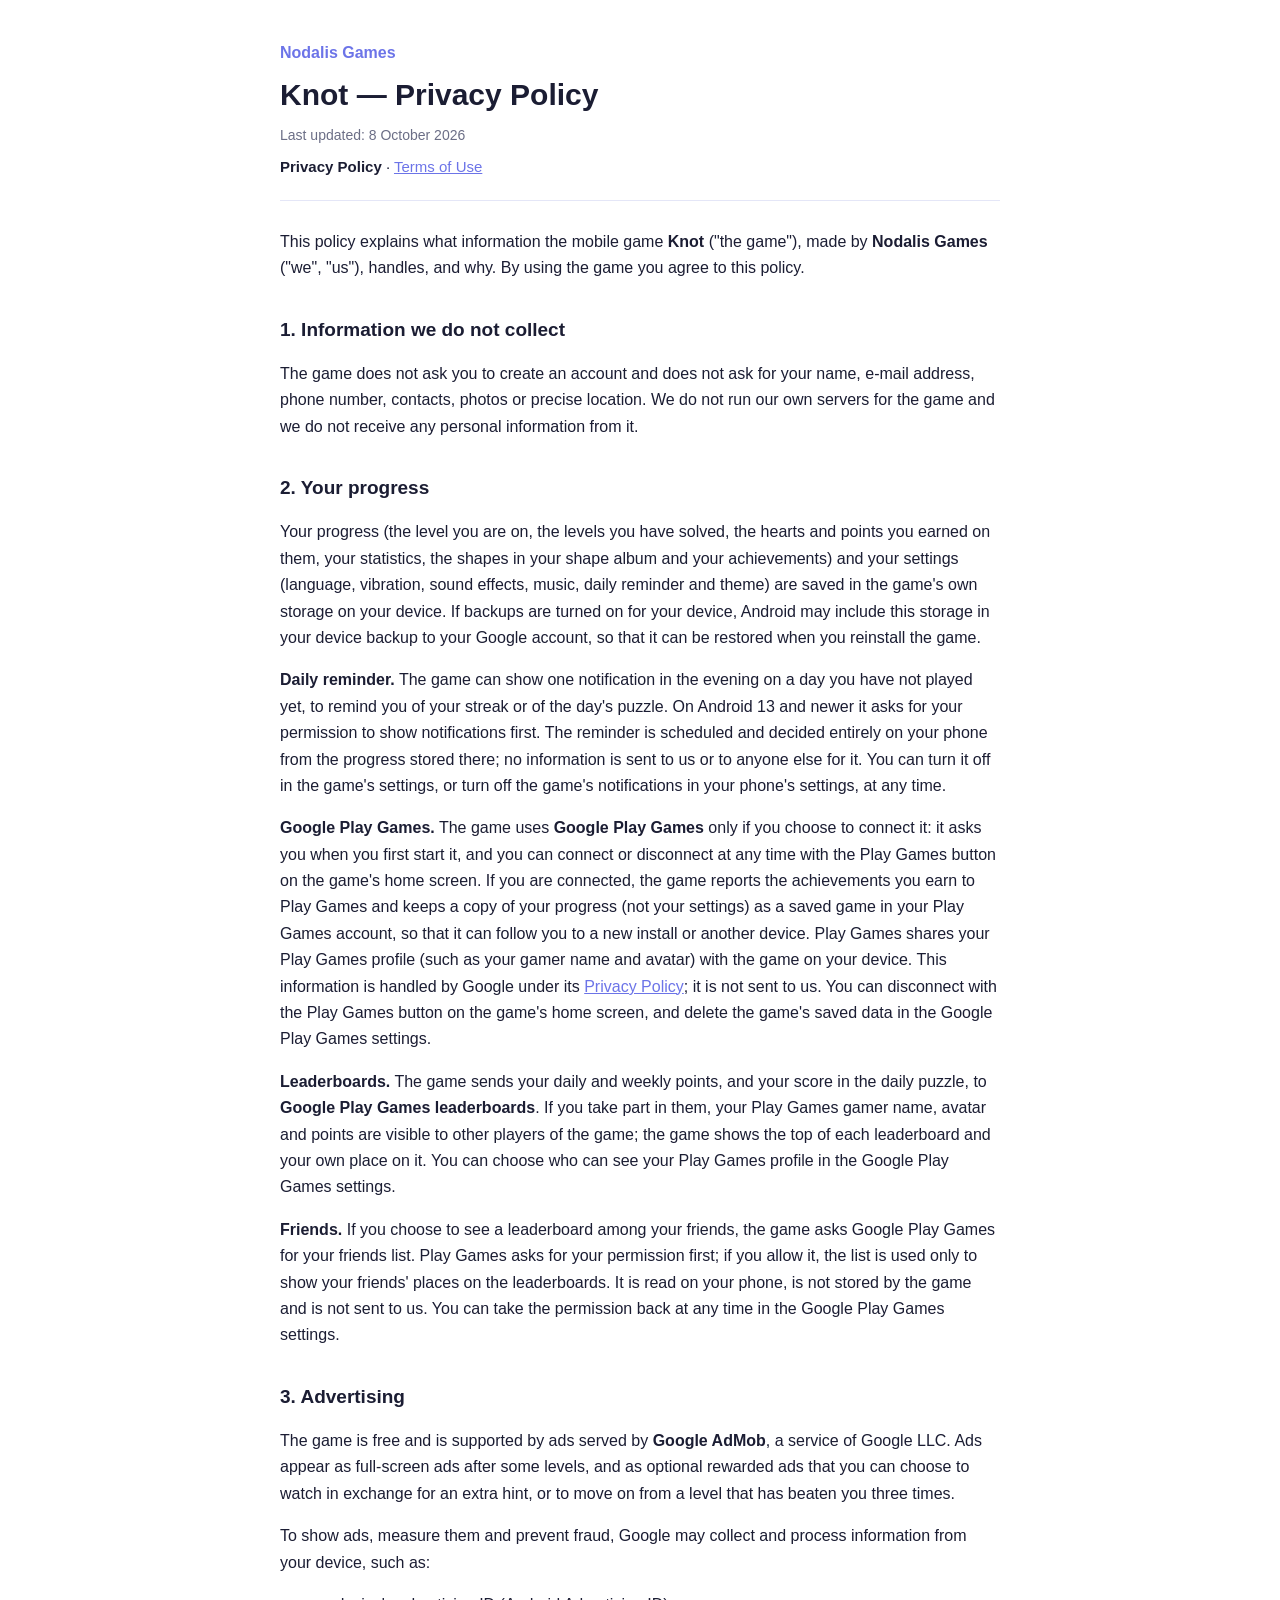
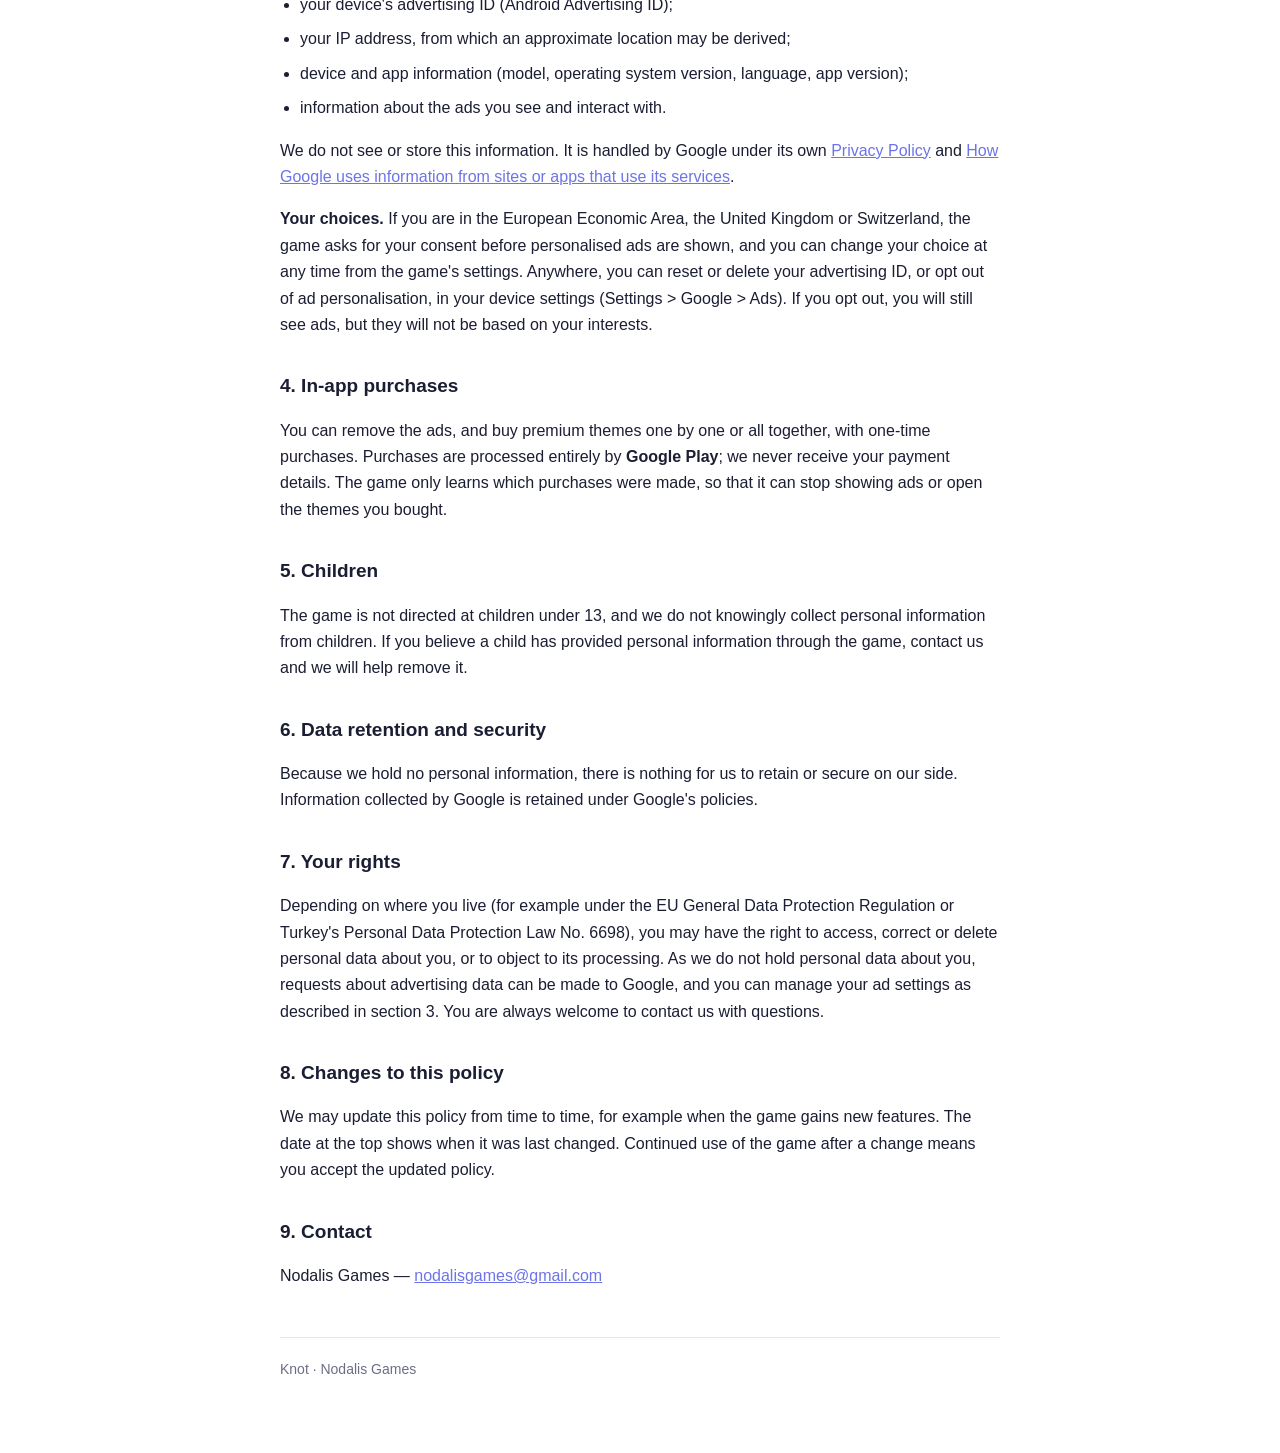
<file: index.html>
<!DOCTYPE html>
<html lang="en">
<head>
<meta charset="utf-8">
<meta name="viewport" content="width=device-width, initial-scale=1">
<title>Knot — Privacy Policy</title>
<link rel="stylesheet" href="style.css">
</head>
<body>
<main>
  <p class="studio">Nodalis Games</p>
  <h1>Knot — Privacy Policy</h1>
  <p class="date">Last updated: 8 October 2026</p>
  <nav><a href="index.html" class="here">Privacy Policy</a> · <a href="terms.html">Terms of Use</a></nav>

  <p>This policy explains what information the mobile game <strong>Knot</strong> ("the game"),
  made by <strong>Nodalis Games</strong> ("we", "us"), handles, and why. By using the game you
  agree to this policy.</p>

  <h2>1. Information we do not collect</h2>
  <p>The game does not ask you to create an account and does not ask for your name, e-mail
  address, phone number, contacts, photos or precise location. We do not run our own servers
  for the game and we do not receive any personal information from it.</p>

  <h2>2. Your progress</h2>
  <p>Your progress (the level you are on, the levels you have solved, the hearts and points you
  earned on them, your statistics, the shapes in your shape album and your achievements) and your
  settings (language, vibration, sound effects, music, daily reminder and theme) are saved in the
  game's own storage on your device. If backups are turned on for your device, Android may
  include this storage in your device backup to your Google account, so that it can be restored
  when you reinstall the game.</p>
  <p><strong>Daily reminder.</strong> The game can show one notification in the evening on a day
  you have not played yet, to remind you of your streak or of the day's puzzle. On Android 13 and
  newer it asks for your permission to show notifications first. The reminder is scheduled and
  decided entirely on your phone from the progress stored there; no information is sent to us or
  to anyone else for it. You can turn it off in the game's settings, or turn off the game's
  notifications in your phone's settings, at any time.</p>
  <p><strong>Google Play Games.</strong> The game uses <strong>Google Play Games</strong> only
  if you choose to connect it: it asks you when you first start it, and you can connect or disconnect
  at any time with the Play Games button on the game's home screen. If you are connected, the game reports the achievements you earn to Play Games
  and keeps a copy of your progress (not your settings) as a saved game in your Play Games
  account, so that it can follow you to a new install or another device. Play Games shares your
  Play Games profile (such as your gamer name and avatar) with the game on your device. This
  information is handled by Google under its
  <a href="https://policies.google.com/privacy">Privacy Policy</a>; it is not sent to us. You
  can disconnect with the Play Games button on the game's home screen, and delete the game's saved data in the Google Play
  Games settings.</p>
  <p><strong>Leaderboards.</strong> The game sends your daily and weekly points, and your score in the daily puzzle, to
  <strong>Google Play Games leaderboards</strong>. If you take part in them, your Play Games
  gamer name, avatar and points are visible to other players of the game; the game shows the
  top of each leaderboard and your own place on it. You can choose who can see your Play Games
  profile in the Google Play Games settings.</p>
  <p><strong>Friends.</strong> If you choose to see a leaderboard among your friends, the game
  asks Google Play Games for your friends list. Play Games asks for your permission first; if you
  allow it, the list is used only to show your friends' places on the leaderboards. It is read
  on your phone, is not stored by the game and is not sent to us. You can take the permission
  back at any time in the Google Play Games settings.</p>

  <h2>3. Advertising</h2>
  <p>The game is free and is supported by ads served by <strong>Google AdMob</strong>, a service
  of Google LLC. Ads appear as full-screen ads after some levels, and as optional rewarded ads
  that you can choose to watch in exchange for an extra hint, or to move on from a level that
  has beaten you three times.</p>
  <p>To show ads, measure them and prevent fraud, Google may collect and process information
  from your device, such as:</p>
  <ul>
    <li>your device's advertising ID (Android Advertising ID);</li>
    <li>your IP address, from which an approximate location may be derived;</li>
    <li>device and app information (model, operating system version, language, app version);</li>
    <li>information about the ads you see and interact with.</li>
  </ul>
  <p>We do not see or store this information. It is handled by Google under its own
  <a href="https://policies.google.com/privacy">Privacy Policy</a> and
  <a href="https://policies.google.com/technologies/partner-sites">How Google uses information
  from sites or apps that use its services</a>.</p>
  <p><strong>Your choices.</strong> If you are in the European Economic Area, the United
  Kingdom or Switzerland, the game asks for your consent before personalised ads are shown, and
  you can change your choice at any time from the game's settings. Anywhere, you can reset or
  delete your advertising ID, or opt out of ad personalisation, in your device settings
  (Settings &gt; Google &gt; Ads). If you opt out, you will still see ads, but they will not be
  based on your interests.</p>

  <h2>4. In-app purchases</h2>
  <p>You can remove the ads, and buy premium themes one by one or all together, with one-time
  purchases. Purchases are processed entirely by <strong>Google Play</strong>; we never receive
  your payment details. The game only learns which purchases were made, so that it can stop
  showing ads or open the themes you bought.</p>

  <h2>5. Children</h2>
  <p>The game is not directed at children under 13, and we do not knowingly collect personal
  information from children. If you believe a child has provided personal information through
  the game, contact us and we will help remove it.</p>

  <h2>6. Data retention and security</h2>
  <p>Because we hold no personal information, there is nothing for us to retain or secure on
  our side. Information collected by Google is retained under Google's policies.</p>

  <h2>7. Your rights</h2>
  <p>Depending on where you live (for example under the EU General Data Protection Regulation or
  Turkey's Personal Data Protection Law No. 6698), you may have the right to access, correct or
  delete personal data about you, or to object to its processing. As we do not hold personal
  data about you, requests about advertising data can be made to Google, and you can manage
  your ad settings as described in section 3. You are always welcome to contact us with
  questions.</p>

  <h2>8. Changes to this policy</h2>
  <p>We may update this policy from time to time, for example when the game gains new features.
  The date at the top shows when it was last changed. Continued use of the game after a change
  means you accept the updated policy.</p>

  <h2>9. Contact</h2>
  <p>Nodalis Games — <a href="mailto:nodalisgames@gmail.com">nodalisgames@gmail.com</a></p>

  <footer>Knot · Nodalis Games</footer>
</main>
</body>
</html>
</file>
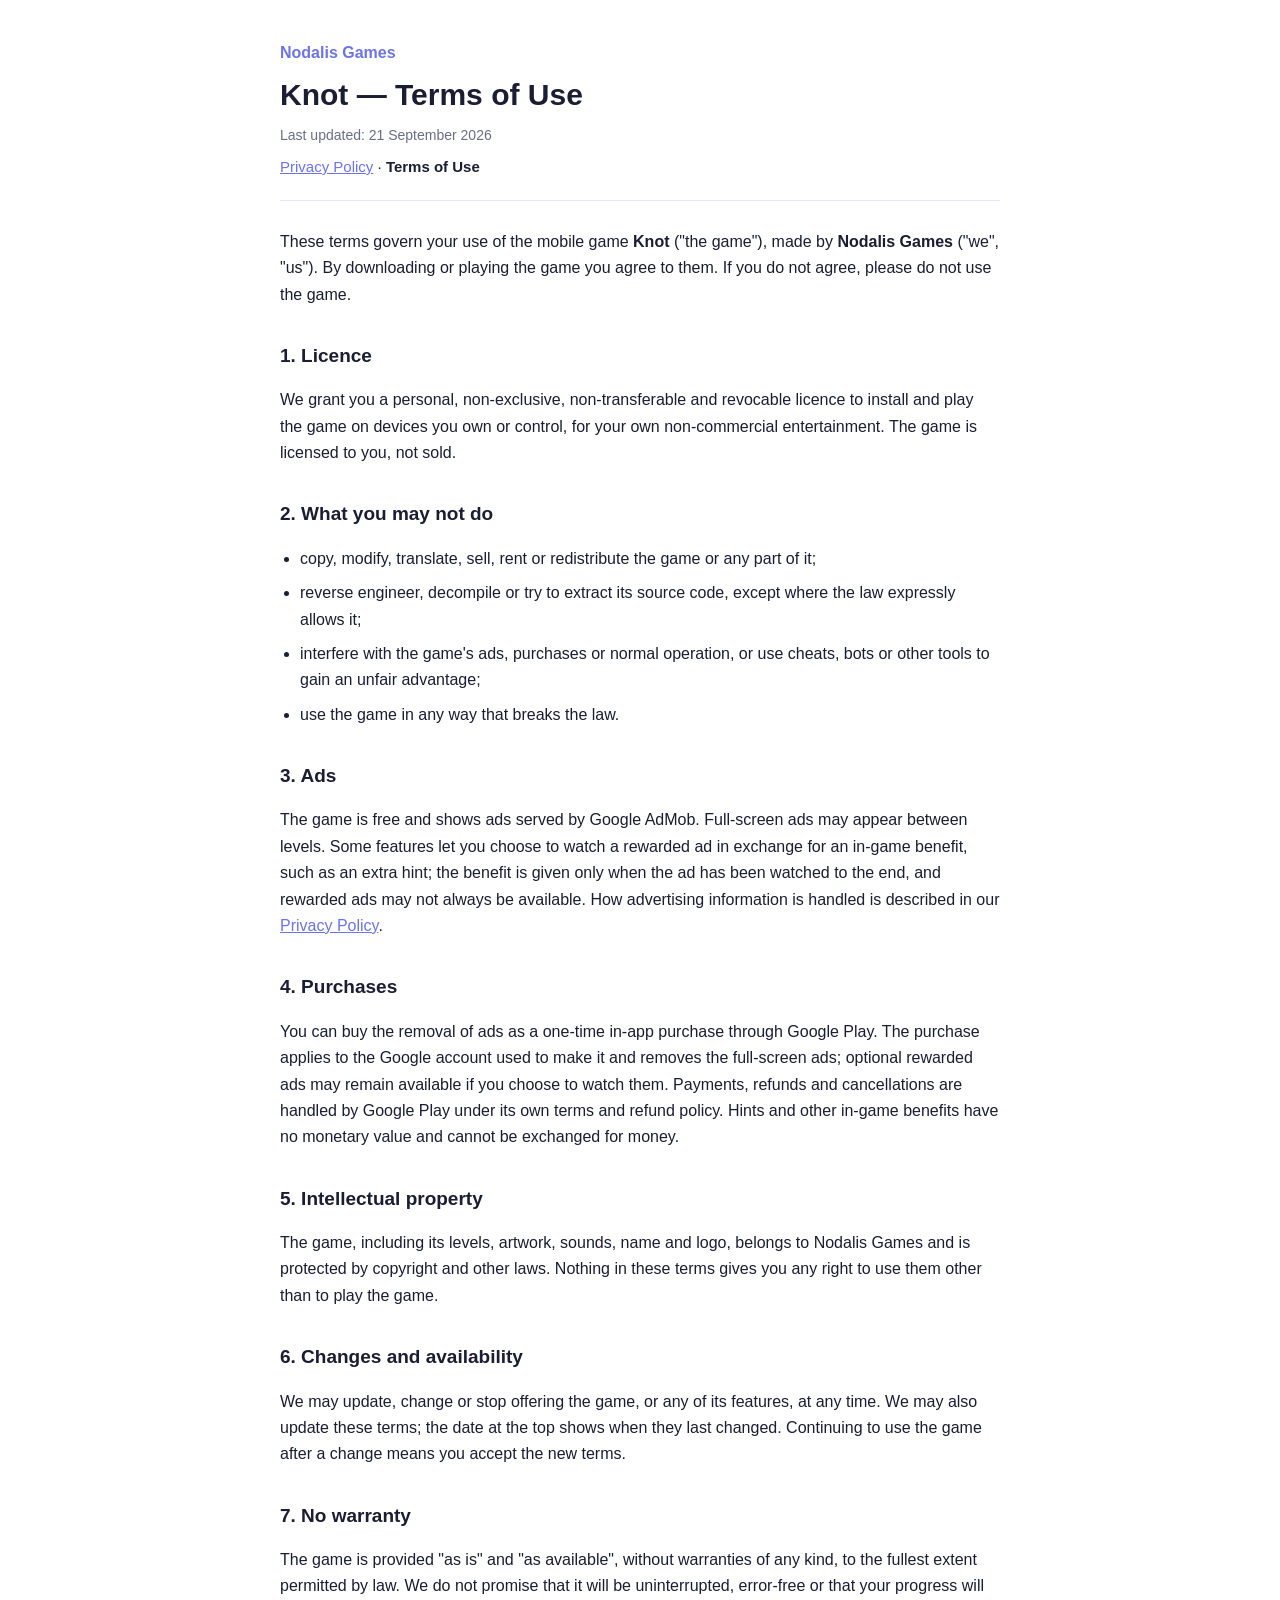
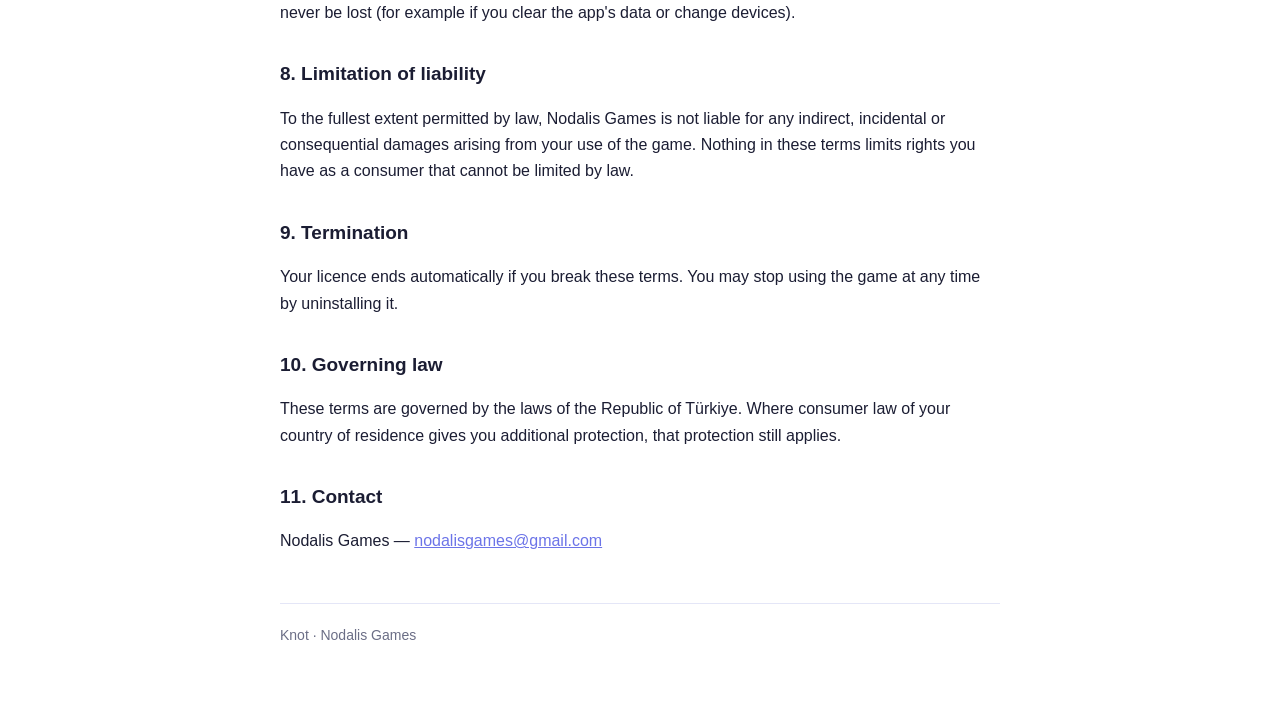
<file: terms.html>
<!DOCTYPE html>
<html lang="en">
<head>
<meta charset="utf-8">
<meta name="viewport" content="width=device-width, initial-scale=1">
<title>Knot — Terms of Use</title>
<link rel="stylesheet" href="style.css">
</head>
<body>
<main>
  <p class="studio">Nodalis Games</p>
  <h1>Knot — Terms of Use</h1>
  <p class="date">Last updated: 21 September 2026</p>
  <nav><a href="index.html">Privacy Policy</a> · <a href="terms.html" class="here">Terms of Use</a></nav>

  <p>These terms govern your use of the mobile game <strong>Knot</strong> ("the game"), made by
  <strong>Nodalis Games</strong> ("we", "us"). By downloading or playing the game you agree to
  them. If you do not agree, please do not use the game.</p>

  <h2>1. Licence</h2>
  <p>We grant you a personal, non-exclusive, non-transferable and revocable licence to install
  and play the game on devices you own or control, for your own non-commercial entertainment.
  The game is licensed to you, not sold.</p>

  <h2>2. What you may not do</h2>
  <ul>
    <li>copy, modify, translate, sell, rent or redistribute the game or any part of it;</li>
    <li>reverse engineer, decompile or try to extract its source code, except where the law
      expressly allows it;</li>
    <li>interfere with the game's ads, purchases or normal operation, or use cheats, bots or
      other tools to gain an unfair advantage;</li>
    <li>use the game in any way that breaks the law.</li>
  </ul>

  <h2>3. Ads</h2>
  <p>The game is free and shows ads served by Google AdMob. Full-screen ads may appear between
  levels. Some features let you choose to watch a rewarded ad in exchange for an in-game benefit,
  such as an extra hint; the benefit is given only when the ad has been watched to the end, and
  rewarded ads may not always be available. How advertising information is handled is described
  in our <a href="index.html">Privacy Policy</a>.</p>

  <h2>4. Purchases</h2>
  <p>You can buy the removal of ads as a one-time in-app purchase through Google Play. The
  purchase applies to the Google account used to make it and removes the full-screen ads;
  optional rewarded ads may remain available if you choose to watch them. Payments, refunds and
  cancellations are handled by Google Play under its own terms and refund policy. Hints and
  other in-game benefits have no monetary value and cannot be exchanged for money.</p>

  <h2>5. Intellectual property</h2>
  <p>The game, including its levels, artwork, sounds, name and logo, belongs to Nodalis Games
  and is protected by copyright and other laws. Nothing in these terms gives you any right to
  use them other than to play the game.</p>

  <h2>6. Changes and availability</h2>
  <p>We may update, change or stop offering the game, or any of its features, at any time. We
  may also update these terms; the date at the top shows when they last changed. Continuing to
  use the game after a change means you accept the new terms.</p>

  <h2>7. No warranty</h2>
  <p>The game is provided "as is" and "as available", without warranties of any kind, to the
  fullest extent permitted by law. We do not promise that it will be uninterrupted, error-free
  or that your progress will never be lost (for example if you clear the app's data or change
  devices).</p>

  <h2>8. Limitation of liability</h2>
  <p>To the fullest extent permitted by law, Nodalis Games is not liable for any indirect,
  incidental or consequential damages arising from your use of the game. Nothing in these terms
  limits rights you have as a consumer that cannot be limited by law.</p>

  <h2>9. Termination</h2>
  <p>Your licence ends automatically if you break these terms. You may stop using the game at
  any time by uninstalling it.</p>

  <h2>10. Governing law</h2>
  <p>These terms are governed by the laws of the Republic of Türkiye. Where consumer law of your
  country of residence gives you additional protection, that protection still applies.</p>

  <h2>11. Contact</h2>
  <p>Nodalis Games — <a href="mailto:nodalisgames@gmail.com">nodalisgames@gmail.com</a></p>

  <footer>Knot · Nodalis Games</footer>
</main>
</body>
</html>
</file>
<file: style.css>
:root { --ink: #1b1d33; --muted: #6b6e86; --accent: #6c74e8; --line: #e4e6f7; }
* { box-sizing: border-box; }
body {
  margin: 0; padding: 40px 20px 72px;
  font: 16px/1.65 -apple-system, "Segoe UI", Roboto, Helvetica, Arial, sans-serif;
  color: var(--ink); background: #fff;
}
main { max-width: 720px; margin: 0 auto; }
h1 { font-size: 30px; margin: 0 0 4px; }
h2 { font-size: 19px; margin: 32px 0 8px; }
.studio { color: var(--accent); font-weight: 600; margin: 0 0 4px; }
.date { color: var(--muted); font-size: 14px; margin: 0 0 8px; }
nav { margin: 0 0 28px; padding-bottom: 20px; border-bottom: 1px solid var(--line); font-size: 15px; }
nav a.here { color: var(--ink); font-weight: 600; text-decoration: none; }
ul { padding-left: 20px; }
li { margin: 8px 0; }
a { color: var(--accent); }
footer { color: var(--muted); font-size: 14px; margin-top: 48px; padding-top: 20px; border-top: 1px solid var(--line); }
</file>
